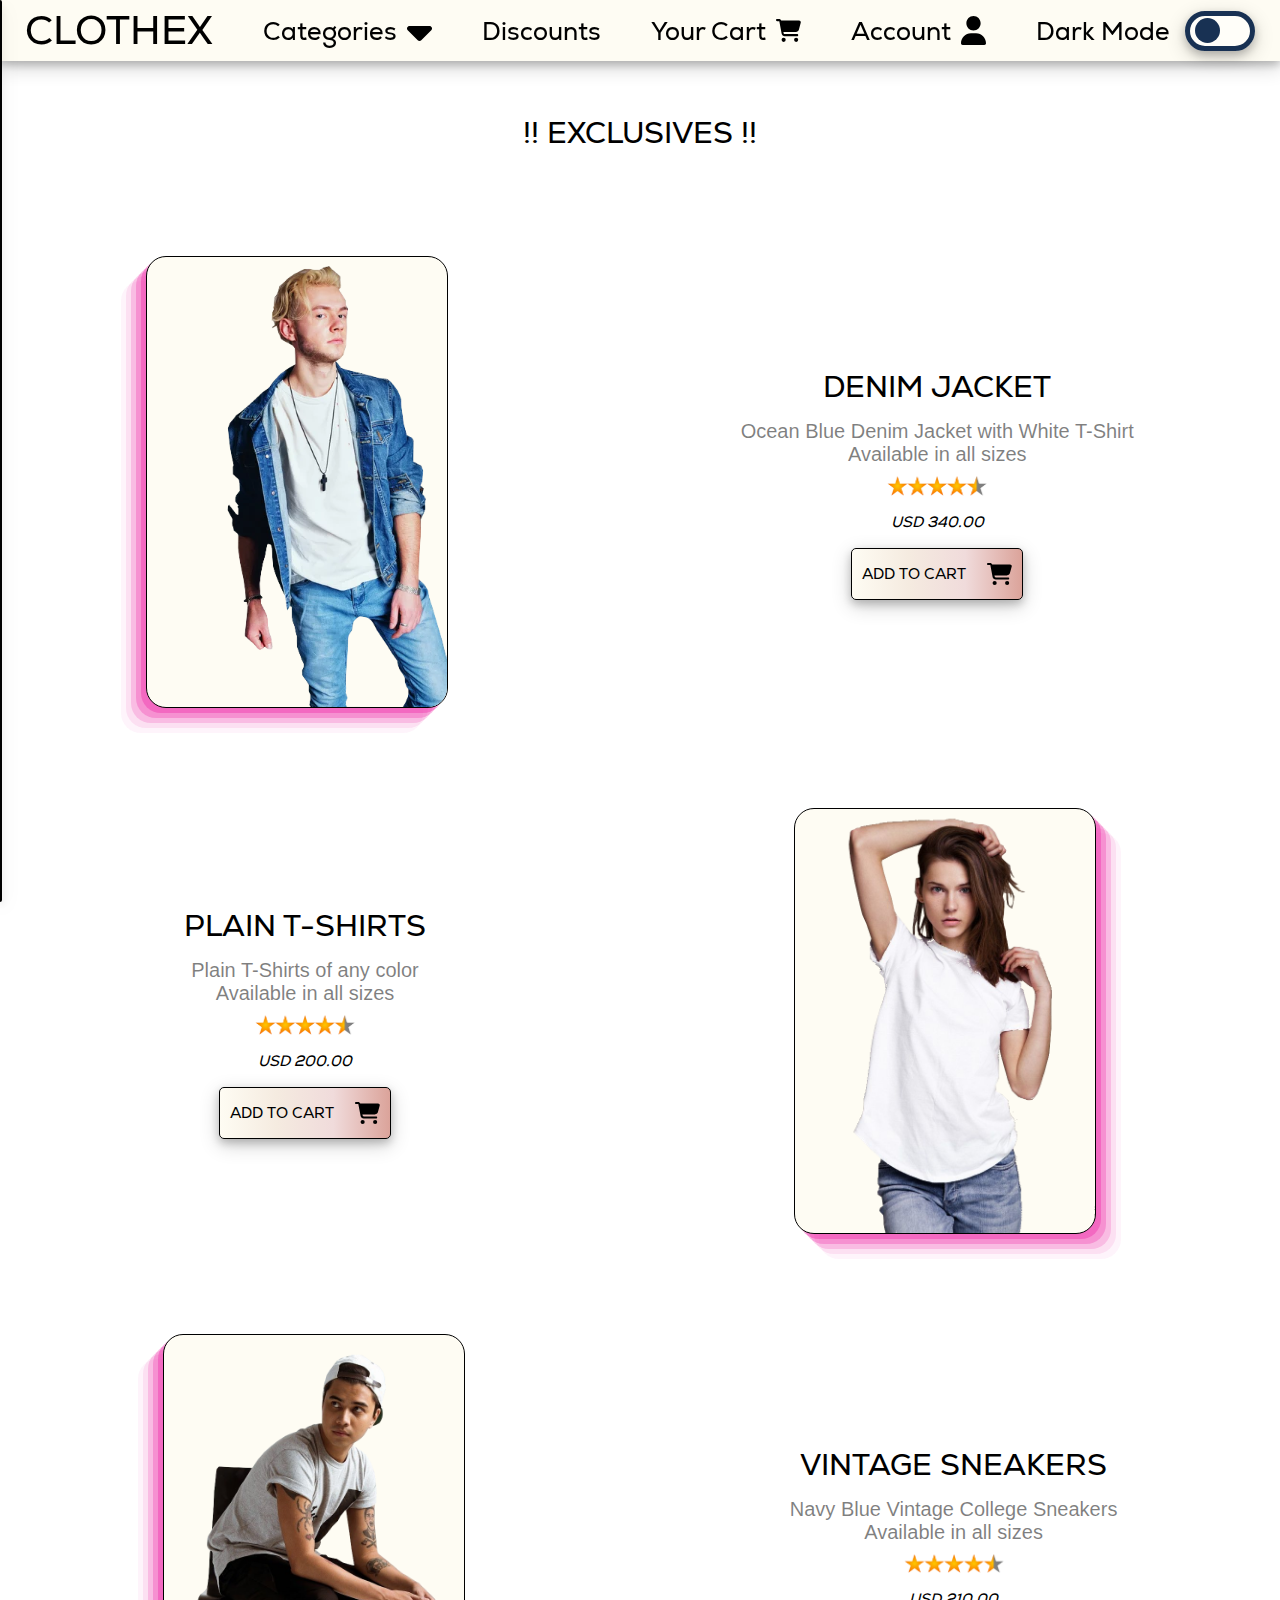
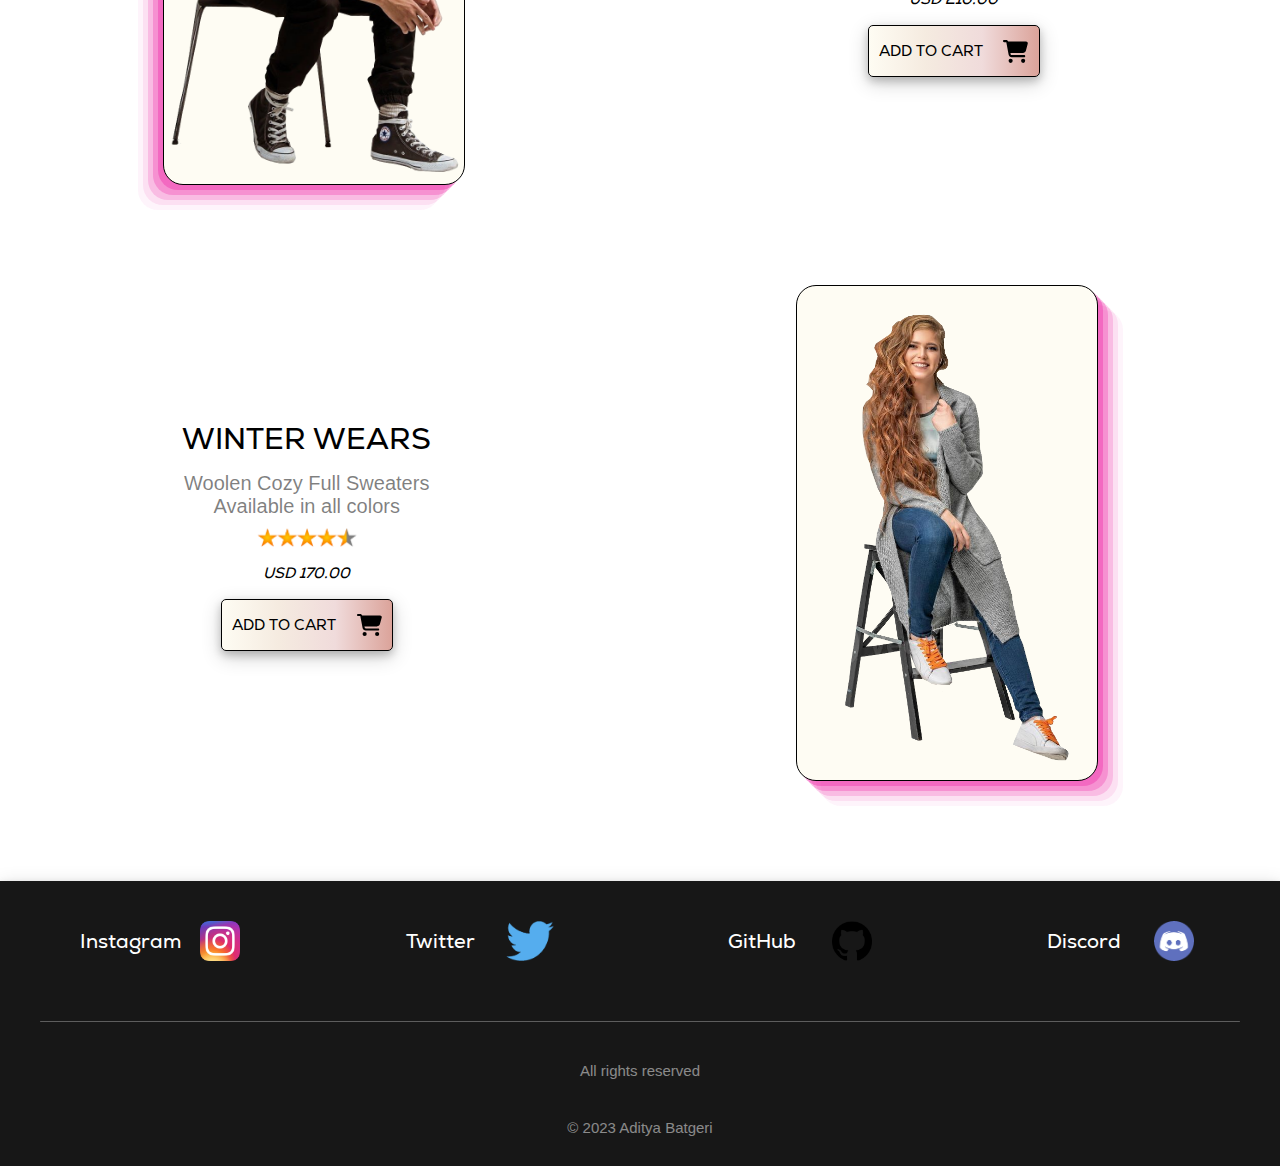
<file: index.html>
<!DOCTYPE html>
<html>
    <head>
        <title>Shop | Home</title>
        <meta name="viewport" content="width=device-width , initial-scale=1.0">
        <link rel="stylesheet" href="ministyle.css">
        <link rel="stylesheet" href="font1.css">
    </head>
    <body class="lightbody" id="lightbody">

        <!-- HTML For Desktop Version -->
        <div class="topnav" id="topnav">
            <p class="toptext">CLOTHEX</p>
            <a class="dropdown" id="dropdown">
                <p class="newoptp">Categories</p>
                <img src="arrowdown.svg" class="down">
            </a>
            <a href="#new" class="newopt">
                <p class="newoptp">Discounts</p>
            </a>
            <a href="#new" class="newopt">
                <p class="newoptp">Your Cart</p>
                <img src="cart.svg" class="newcart">
            </a>
            <a href="login.html" class="newopt">
                <p class="newoptp">Account</p>
                <img src="account.svg" class="acc">
            </a>
            <div class="newopt">
                <p class="newoptp">Dark Mode</p>
                <div class="off" id="off1">
                    <div class="div1"></div>
                </div>
            </div>
        </div>
        <div class="alt">
            <div class="alt1"></div>
            <div class="alt2" id="alt2">
                <p class="altopt1">MEN</p>
                <p class="rem">WOMEN</p>
                <p class="rem">KIDS</p>
                <p class="rem">SEASONAL</p>
            </div>
            <div class="alt3"></div>
            <div class="alt4"></div>
            <div class="alt5"></div>
            <div class="alt6"></div>
        </div>

        <!-- HTML For Mobile Version -->
        <div class="sidebar" id="sidebar">
            <p class="sidecont" id="sidecont">DARK<br>THEME</p>
            <div class="off" id="off">
                <div class="div1"></div>
            </div>
            <p class="option" id="option">MEN</p>
            <p class="option" id="option1">WOMEN</p>
            <p class="option" id="option2">KIDS</p>
            <p class="option" id="option3">SEASONAL</p>
            <p class="option" id="option4">DISCOUNTS</p>
        </div>
        <div class="menu" id="menu">
            <div class="span1"></div>
            <div class="span2"></div>
            <div class="span3"></div>
        </div>
        <p class="title" id="title">CLOTHEX</p>
        <div class="invis">
            <a href="login.html"><img class="mobcart" src="cart.svg"></a>
        </div>
        <!-- <div class="invis2">
            <img src="account.svg" class="mobacc">
        </div> -->

        </div>
        <p class="exc" id="title1">!! EXCLUSIVES !!</p>

        <div class="deskflex" id="dimg1">
            <img src="modalt.png" class="deskimg">
            <div class="flextext">
                <p class="ftitle">DENIM  JACKET</p>
                <p class="prodesc">Ocean Blue Denim Jacket with White T-Shirt<br>Available in all sizes</p>
                <img src="stars.png" class="prostars">
                <p class="proprice"><cite>USD 340.00</cite></p>
                <div class="procart" id="deskcart1">
                    <p class="add">ADD TO CART</p>
                    <img src="cart.svg" class="prosvg">
                </div>
            </div>
        </div>
        <div class="deskflex" id="dimg2">
            <div class="flextext">
                <p class="ftitle">PLAIN T-SHIRTS</p>
                <p class="prodesc">Plain T-Shirts of any color<br>Available in all sizes</p>
                <img src="stars.png" class="prostars">
                <p class="proprice"><cite>USD 200.00</cite></p>
                <div class="procart" id="deskcart2">
                    <p class="add">ADD TO CART</p>
                    <img src="cart.svg" class="prosvg">
                </div>
            </div>
            <img src="mod2.png" class="deskimg1">
        </div>
        <div class="deskflex" id="dimg3">
            <img src="mod3.png" class="deskimg">
            <div class="flextext">
                <p class="ftitle">VINTAGE  SNEAKERS</p>
                <p class="prodesc">Navy Blue Vintage College Sneakers<br>Available in all sizes</p>
                <img src="stars.png" class="prostars">
                <p class="proprice"><cite>USD 210.00</cite></p>
                <div class="procart" id="deskcart3">
                    <p class="add">ADD TO CART</p>
                    <img src="cart.svg" class="prosvg">
                </div>
            </div>
        </div>
        <div class="deskflex" id="dimg4">
            <div class="flextext">
                <p class="ftitle">WINTER  WEARS</p>
                <p class="prodesc">Woolen Cozy Full Sweaters<br>Available in all colors</p>
                <img src="stars.png" class="prostars">
                <p class="proprice"><cite>USD 170.00</cite></p>
                <div class="procart" id="deskcart4">
                    <p class="add">ADD TO CART</p>
                    <img src="cart.svg" class="prosvg">
                </div>
            </div>
            <img src="mod4.png" class="deskimg1">
        </div>

        <img src="modalt.png" class="modf" id="mod1">
        <p class="hed" id="hed1">DENIM  JACKET</p>
        <p class="desc">Ocean Blue Denim Jacket with White T-Shirt<br>Available in all sizes</p>
        <img src="stars.png" class="stars">
        <p class="price"><cite>USD 340.00</cite></p>
        <div class="cart" id="cart">
            <p class="add">ADD TO CART</p>
            <img src="cart.svg" class="svg">
        </div>
        <img src="mod2.png" class="mod1" id="mod2">
        <p class="hed" id="hed2">PLAIN T-SHIRTS</p>
        <p class="desc">Plain T-Shirts of any color<br>Available in all sizes</p>
        <img src="stars.png" class="stars">
        <p class="price"><cite>USD 200.00</cite></p>
        <div class="cart" id="cart2">
            <p class="add">ADD TO CART</p>
            <img src="cart.svg" class="svg">
        </div>
        <img src="mod3.png" class="mod1" id="mod3">
        <p class="hed" id="hed3">VINTAGE  SNEAKERS</p>
        <p class="desc">Navy Blue Vintage College Sneakers<br>Available in all sizes</p>
        <img src="stars.png" class="stars">
        <p class="price"><cite>USD 210.00</cite></p>
        <div class="cart" id="cart3">
            <p class="add">ADD TO CART</p>
            <img src="cart.svg" class="svg">
        </div>
        <img src="mod4.png" class="mod1" id="mod4">
        <p class="hed" id="hed4">WINTER  WEARS</p>
        <p class="desc">Woolen Cozy Full Sweaters<br>Available in all colors</p>
        <img src="stars.png" class="stars">
        <p class="price"><cite>USD 170.00</cite></p>
        <div class="cart" id="cart4">
            <p class="add">ADD TO CART</p>
            <img src="cart.svg" class="svg">
        </div>
        <div class="cred">
            <p class="credcont">Created By</p>
            <p class="newtitle">ADITYA  BATGERI</p> 

            <div class="hor">
                <div class="prolinq">
                    <p class="name">Instagram</p>
                    <img class="insta" src="instagram.webp">
                </div>
                <div class="prolinq">
                    <p class="name">Twitter</p>
                    <img class="insta" src="twitter.png">
                </div>
                <div class="prolinq">
                    <p class="name">GitHub</p>
                    <img class="insta" src="github.png">
                </div>
                <div class="prolinq">
                    <p class="name">Discord</p>
                    <img class="insta" src="discord.png">
                </div>
            </div>

            <div class="linq">
                <p class="name">Instagram</p>
                <img class="insta" src="instagram.webp">
            </div>
            <div class="linq">
                <p class="name">Twitter</p>
                <img class="insta" src="twitter.png">
            </div>
            <div class="linq">
                <p class="name">GitHub</p>
                <img class="insta" src="github.png">
            </div>
            <div class="linq">
                <p class="name">Discord</p>
                <img class="insta" src="discord.png">
            </div>
            <hr class="hr">
            <p class="final">All rights reserved</p>
            <p class="final">© 2023 Aditya Batgeri</p>
        </div>
        <script src="script.js"></script>
    </body>
</html>
</file>
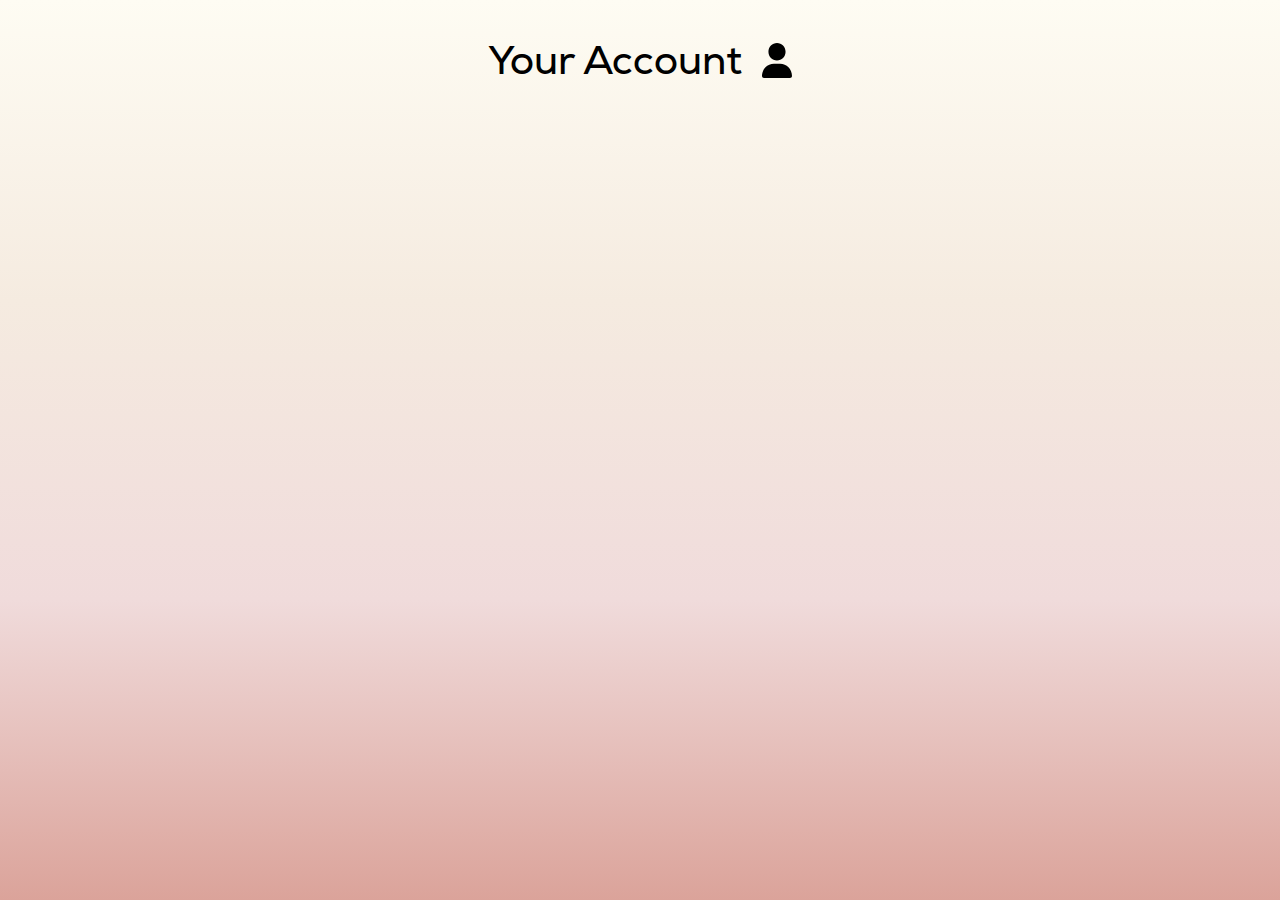
<file: Account.html>
<!DOCTYPE html>
<html>
    <head>
        <title>Clothex | Account</title>
        <meta name="viewport" content="width=device-width , initial-scale=1.0">
        <link rel="stylesheet" href="Account.css">
        <link rel="stylesheet" href="font1.css">
    </head>
    <body class="whitebody" id="whitebody">
        <div class="header">
            <p>Your Account <img src="account.svg"></p>
            
        </div>
    </body>
</html>
</file>
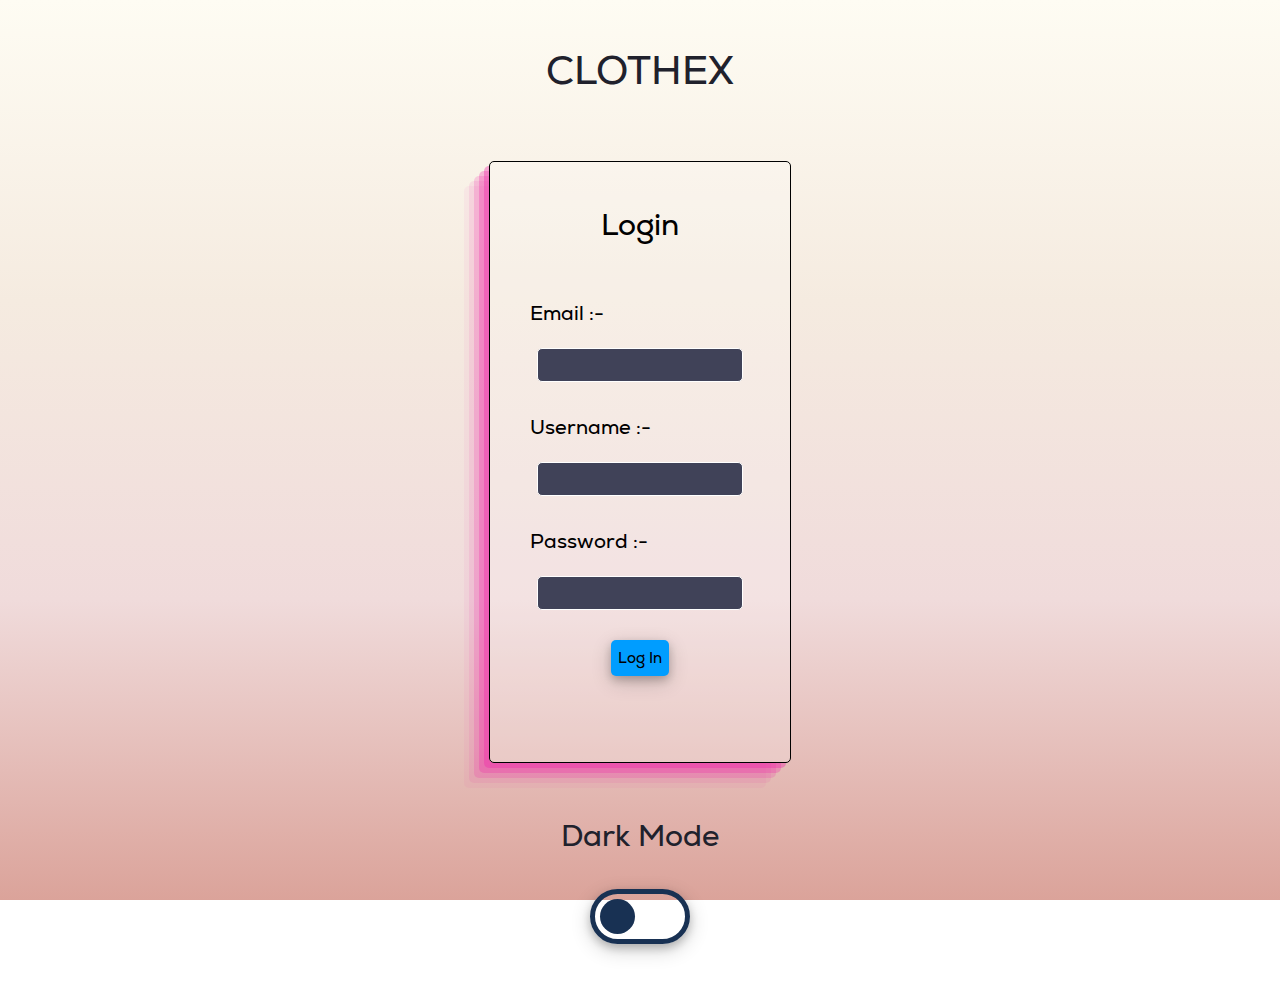
<file: login.html>
<!DOCTYPE html>
<html>
    <head>
        <title>Clothex | Login</title>
        <link rel="stylesheet" href="log.css">
        <link rel="stylesheet" href="font1.css">
        <meta name="viewport" content="width=device-width , initial-scale=1.0">
    </head>
    <body class="whitebody" id="whitebody">
        <p class="title">CLOTHEX</p>
        <div class="main">
            <p class="p1main">Login</p>
            <form autocomplete="off">
                <p>Email :-</p>
                <input type="text" name="email" class="inp">
                <p>Username :-</p>
                <input type="text" name="user" class="inp">
                <p>Password :-</p>
                <input type="password" name="pass" class="inp">
                <input type="submit" class="sub" value="Log In">
            </form>
        </div>
        <p class="dm">Dark Mode</p>
        <div class="off" id="off">
            <div></div>
        </div>

        <script src="log.js"></script>
    </body>
</html>
</file>
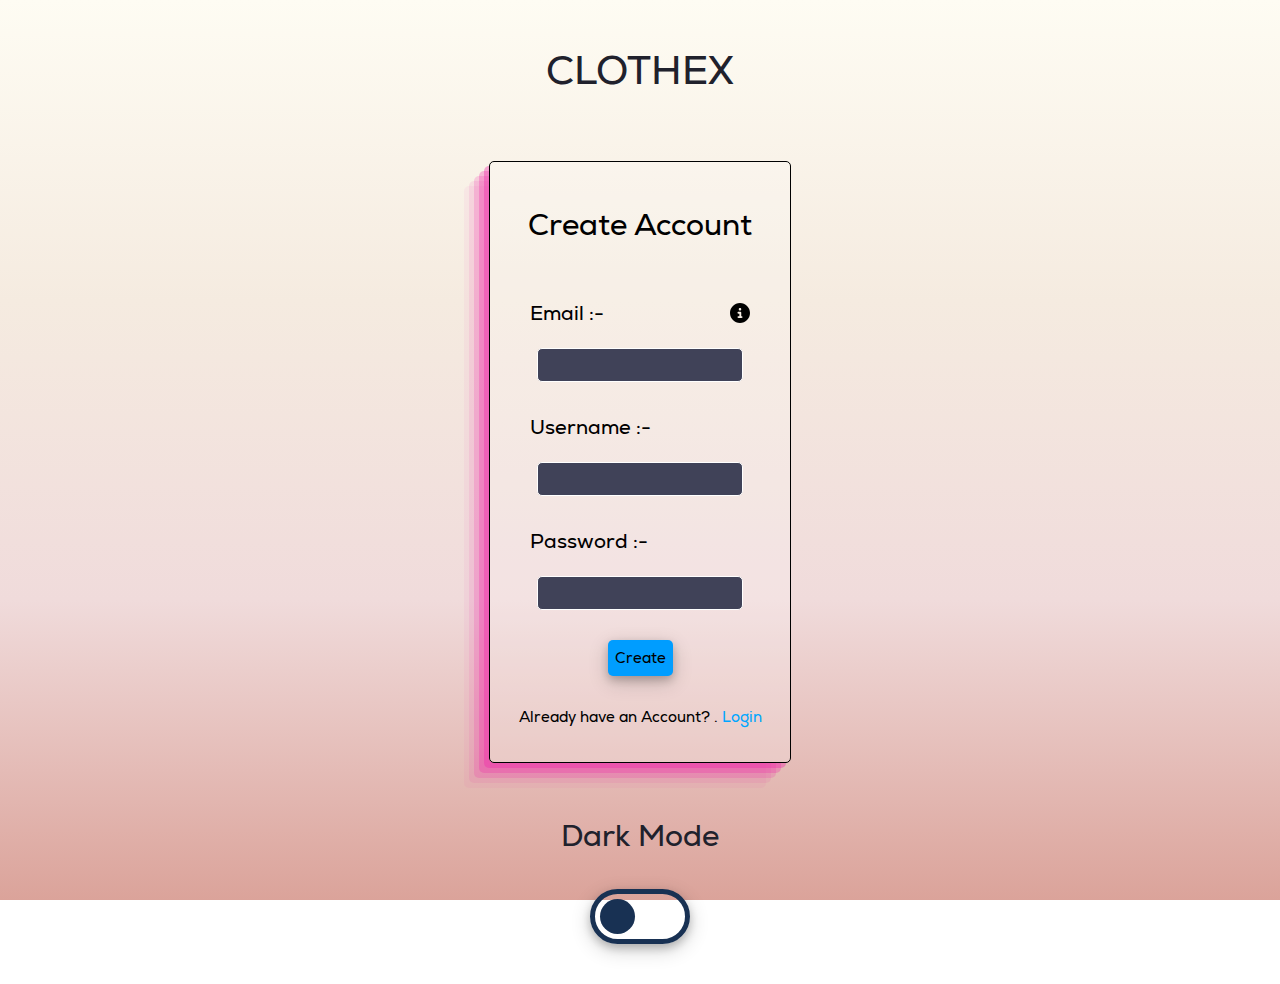
<file: signup.html>
<!DOCTYPE html>
<html>
    <head>
        <title>Clothex | Sign Up</title>
        <link rel="stylesheet" href="log.css">
        <link rel="stylesheet" href="font1.css">
        <meta name="viewport" content="width=device-width , initial-scale=1.0">
    </head>
    <body class="whitebody" id="whitebody">
        <p class="title">CLOTHEX</p>
        <div class="main">
            <p class="p1main">Create Account</p>
            <form autocomplete="off" action="signup.php" method="post">
                <p>
                    Email :- 
                    <img src="info.svg" class="i" id="i" title="Your Username and Password will be sent on this Email ID">
                </p>
                <input type="text" name="email" class="inp" required>
                <p>Username :-</p>
                <input type="text" name="user" class="inp" required>
                <p>Password :-</p>
                <input type="password" name="pass" class="inp" required id="pass">
                <input type="submit" class="sub" value="Create">
            </form>
            <p class="sig">Already have an Account? . <a href="login.html">Login</a></p>
        </div>
        <p class="dm">Dark Mode</p>
        <div class="off" id="off">
            <div></div>
        </div>

        <script src="log.js"></script>
    </body>
</html>
</file>
<file: ministyle.css>
.lightbody,.darkbody{width:100%;height:100%;margin:0;font-size:0;background-color:#fff;transition:1s}.darkbody{background-color:#404258;transition:1s}.sidebar,.sidebar1,.darksidebar{display:inline-block;width:0;height:100%;margin:0;background-image:linear-gradient(#FEFCF3,#F5EBE0,#F0DBDB,#DBA39A);border:1px solid #000;border-radius:0 20px 20px 0;box-shadow:0 4px 8px 0 rgba(0,0,0,.2),0 6px 20px 0 rgba(0,0,0,.19);overflow:hidden;position:fixed;z-index:3;transition:1s}.sidebar1{width:200px;transition:1s}.darksidebar{background-image:linear-gradient(#000000,#52057B,#892CDC,#BC6FF1);transition:1s}.sidecont,.darksidecont{display:block;width:auto;height:auto;text-align:center;font-size:30px;color:#000;font-family:nexa;transition:1s}.darksidecont{color:#fff;transition:1s}.off,.on{display:inline-block;width:80px;height:40px;margin:0 0 30px 48px;border:5px solid #183153;border-radius:50px;box-shadow:0 4px 8px 0 rgba(0,0,0,.2),0 6px 20px 0 rgba(0,0,0,.19);cursor:pointer;background-color:rgba(255,255,255,.5);transition:0.5s}.off .div1,.on .div1{display:inline-block;width:35px;height:35px;border-radius:50px;background-color:#183153;margin:0;position:relative;left:5px;top:2.5px;transition:0.5s}.on{background-color:#183153;transition:0.5s}.on .div1{background-color:rgba(255,255,255,.5);transform:translateX(35px);transition:0.5s}.menu,.menu1{display:inline-block;width:50px;height:50px;margin:5px 0 0 10px;cursor:pointer;transition:1s;overflow:hidden;position:fixed;z-index:4}.menu .span1,.menu .span2,.menu .span3,.menu1 .span1,.menu1 .span2,.menu1 .span3{display:inline-block;width:40px;height:7px;border-radius:50px;margin:7px 0 0 0;background-color:#183153;position:relative;left:5px;transition:1s}.menu .span2{background-color:rgb(118,118,118)}.menu1{transform:translateX(200px);transition:1s}.menu1 .span1{transform:translateY(14px) rotate(45deg);transition:1s}.menu1 .span3{transform:translateY(-14px) rotate(-45deg);transition:1s}.menu1 .span2{transform:translateX(-50px);transition:0.8s}.option,.darkoption{display:block;width:auto;height:auto;text-align:center;font-size:25px;color:#000;font-family:nexa;transition:1s;cursor:pointer;box-shadow:0 4px 8px 0 rgba(0,0,0,.2),0 6px 20px 0 rgba(0,0,0,.19)}.darkoption{color:#fff;transition:1s}.title,.darktitle{display:inline-block;width:100%;height:auto;font-size:40px;color:#000;font-family:nexa;text-align:center;margin:0;transition:1s;box-shadow:0 4px 8px 0 rgba(0,0,0,.2),0 6px 20px 0 rgba(0,0,0,.19);position:fixed;background-color:#FEFCF3;z-index:1}.exc,.darkexc{display:block;width:auto;height:auto;box-shadow:none;color:#000;font-family:nexa;text-align:center;font-size:30px;margin-bottom:0;margin-top:0;padding-top:110px;transition:1s}.darktitle{background-color:#20212c}.darktitle,.darkexc{color:#fff;transition:1s}.invis{display:flex;width:100%;height:60.667px;margin:0;position:fixed;z-index:3}.invis a{display:flex;width:40px;height:auto;margin:auto 15px auto auto;cursor:pointer}.mobcart{display:flex;width:40px;height:auto;margin:0;cursor:pointer}.invis2{display:flex;width:100%;height:100%;margin:0;position:fixed;z-index:2}.mobacc{display:flex;width:40px;height:auto;margin:auto 15px 15px auto;padding:10px;border-radius:20px;box-shadow:rgba(0,0,0,.17) 0 -23px 25px 0 inset,rgba(0,0,0,.15) 0 -36px 30px 0 inset,rgba(0,0,0,.1) 0 -79px 40px 0 inset,rgba(0,0,0,.06) 0 2px 1px,rgba(0,0,0,.09) 0 4px 2px,rgba(0,0,0,.09) 0 8px 4px,rgba(0,0,0,.09) 0 16px 8px,rgba(0,0,0,.09) 0 32px 16px;cursor:pointer;backdrop-filter:blur(20px)}.mod1,.darkmod1,.modf{display:block;width:auto;height:400px;margin:100px auto 0 auto;border-radius:20px;box-shadow:0 4px 8px 0 rgba(0,0,0,.2),0 6px 20px 0 rgba(0,0,0,.19);background-color:#FEFCF3;transition:1s}.modf{margin:50px auto 0 auto}.darkmod1{background-color:rgba(0,0,0,.5);transition:1s}.hed,.blackhed,.newtitle{display:block;width:auto;height:auto;font-size:25px;color:#000;font-family:nexa;text-align:center;margin-top:30px;margin-bottom:10px;transition:1s}.blackhed{color:#fff;transition:1s}.desc,.prodesc{display:block;width:auto;height:auto;font-size:20px;color:rgba(0,0,0,.5);font-family:sans-serif;text-align:center;margin-top:10px;margin-bottom:10px}.stars,.prostars{display:block;width:100px;height:auto;margin:0 auto 0 auto}.price,.proprice{display:block;width:auto;height:auto;font-size:15px;color:#000;font-family:nexa;text-align:center}.cart,.darkcart,.procart,.darkprocart{display:flex;margin:auto;width:170px;height:50px;background-image:linear-gradient(to right,#FEFCF3,#F5EBE0,#F0DBDB,#DBA39A);border:1px solid #000;border-radius:5px;box-shadow:0 4px 8px 0 rgba(0,0,0,.2),0 6px 20px 0 rgba(0,0,0,.19);cursor:pointer;transition:1s;overflow:hidden}.darkcart,.darkprocart{background-image:linear-gradient(to right,#000000,#52057B,#892CDC,#BC6FF1);opacity:.8;transition:1s}.cart .add,.darkcart .add,.procart .add,.darkprocart .add{display:block;width:auto;height:auto;font-size:15px;color:#000;font-family:nexa;margin:auto;transition:1s}.darkcart .add,.darkprocart .add{color:#fff;transition:1s}.svg,.prosvg{display:block;width:25px;height:auto;margin:auto}.cred{display:block;width:100%;height:700px;margin:100px 0 0 0;background-color:#171717;box-shadow:0 4px 8px 0 rgba(0,0,0,.2),0 6px 20px 0 rgba(0,0,0,.19)}.cred .credcont{display:block;width:auto;height:auto;font-family:sans-serif;font-size:25px;color:#fff;text-align:center;padding-top:40px}.newtitle{color:#FEFCF3;font-size:30px}.linq,.prolinq{display:flex;margin:40px auto 0 auto;width:180px;height:auto;cursor:pointer}.name{display:flex;margin:auto;width:auto;height:auto;font-family:nexa;font-size:20px;color:#fff}.insta{display:flex;width:auto;height:40px;margin:auto}.hr{margin:60px 40px 40px 40px;border-radius:50px;border-top:0;border-left:0;border-right:0;background-color:transparent;border-color:rgba(255,255,255,.3)}.final{display:block;margin:0 0 40px 0;text-align:center;width:auto;height:auto;font-size:15px;font-family:sans-serif;color:rgba(255,255,255,.5)}.topnav,.alt,.deskflex,.hor{display:none}@media screen and (min-width:1000px){.menu,.title,.modf,.hed,.desc,.price,.cart,.stars,.mod1,.linq,.cred .credcont,.newtitle,.invis,.invis2{display:none}.newcart{display:flex;margin:auto auto auto 10px;width:25px;height:auto}.topnav,.darknav{display:flex;margin:0;width:100%;height:auto;box-shadow:0 4px 8px 0 rgba(0,0,0,.2),0 6px 20px 0 rgba(0,0,0,.19);background-color:#FEFCF3;position:fixed;z-index:2;transition:1s}.darknav{background-color:#20212c;transition:1s}.topnav .toptext,.darknav .toptext{display:flex;margin:auto;width:auto;height:auto;font-size:40px;font-family:nexa;color:#000;transition:1s}.darknav .toptext{color:#fff;transition:1s}.topnav .newopt,.topnav .dropdown,.up{display:flex;margin:0 auto 0 auto;width:auto;height:auto;text-decoration:none}.topnav .dropdown,.up{cursor:pointer}.topnav .newopt .newoptp,.topnav .dropdown .newoptp,.topnav .up .newoptp,.darknav .newopt .newoptp,.darknav .dropdown .newoptp,.darknav .up .newoptp{display:flex;margin:auto;width:auto;height:auto;font-size:25px;color:#000;font-family:nexa;transition:1s}.darknav .newopt .newoptp,.darknav .dropdown .newoptp,.darknav .up .newoptp{color:#fff;transition:1s}.acc{display:flex;width:25px;height:auto;margin:auto auto auto 10px}.dropdown .down,.up .down{display:flex;margin:auto auto auto 10px;width:25px;height:auto;transition:0.5s}.up .down{transform:rotate(180deg);transition:0.5s}.off,.on{display:flex;margin:auto auto auto 15px;width:60px;height:30px}.off .div1,.on .div1{width:25px;height:25px}.on .div1{transform:translateX(25px)}.alt{display:flex;width:100%;height:60.67px;margin:0;position:fixed;z-index:1}.alt1{display:flex;width:189.13px;height:100%;margin:auto}.alt2,.alton,.darkalt{display:block;width:151.6px;height:0;margin:auto;background-image:linear-gradient(#FEFCF3,#F5EBE0,#F0DBDB,#DBA39A);overflow:hidden;box-shadow:0 4px 8px 0 rgba(0,0,0,.2),0 6px 20px 0 rgba(0,0,0,.19);transition:0.5s}.darkalt{background-image:linear-gradient(#000000,#52057B,#892CDC,#BC6FF1);transition:0.5s}.alton{height:250px;transition:0.5s}.alt2 .altopt1,.alt2 .rem,.alton .altopt1,.alton .rem,.darkalt .altopt1,.darkalt .rem{display:block;width:100%;height:auto;font-size:25px;font-family:nexa;color:#000;text-align:center;margin-top:65px;margin-bottom:0;box-shadow:0 4px 8px 0 rgba(0,0,0,.2),0 6px 20px 0 rgba(0,0,0,.19);cursor:pointer;transition:1s}.darkalt .altopt1,.darkalt .rem{color:#fff;transition:1s}.alt2 .rem,.alton .rem{margin-top:10px}.alt3{display:flex;width:117.16px;height:100%;margin:auto}.alt4{display:flex;width:134.71px;height:100%;margin:auto}.alt5{display:flex;width:133.28px;height:100%;margin:auto}.alt6{display:flex;width:216.6px;height:100%;margin:auto}.dropdown:hover,.newopt:hover,.altopt1:hover,.rem:hover{background-color:rgba(0,0,0,.2);transition:0.3s;border-radius:5px}.deskflex,.blakflex{display:flex;width:100%;height:auto;margin:100px 0 0 0}.deskflex .deskimg,.blakflex .deskimg,.deskflex .deskimg1,.blakflex .deskimg1{display:flex;margin:0 auto 0 auto;width:300px;height:auto;border:1px solid #000;border-radius:20px;box-shadow:rgba(240,46,170,.4) -5px 5px,rgba(240,46,170,.3) -10px 10px,rgba(240,46,170,.2) -15px 15px,rgba(240,46,170,.1) -20px 20px,rgba(240,46,170,.05) -25px 25px;background-color:#FEFCF3;transition:1s}.deskflex .deskimg1,.blakflex .deskimg1{box-shadow:rgba(240,46,170,.4) 5px 5px,rgba(240,46,170,.3) 10px 10px,rgba(240,46,170,.2) 15px 15px,rgba(240,46,170,.1) 20px 20px,rgba(240,46,170,.05) 25px 25px}.blakflex .deskimg,.blakflex .deskimg1{background-color:rgba(0,0,0,.5);box-shadow:rgba(193,71,233,.4) -5px 5px,rgba(193,71,233,.3) -10px 10px,rgba(193,71,233,.2) -15px 15px,rgba(193,71,233,.1) -20px 20px,rgba(193,71,233,.05) -25px 25px;transition:1s}.blakflex .deskimg1{box-shadow:rgba(193,71,233,.4) 5px 5px,rgba(193,71,233,.3) 10px 10px,rgba(193,71,233,.2) 15px 15px,rgba(193,71,233,.1) 20px 20px,rgba(193,71,233,.05) 25px 25px}.deskflex .flextext,.blakflex .flextext{display:block;margin:auto;width:auto;height:auto}.deskflex .flextext .ftitle,.blakflex .flextext .ftitle{display:block;margin:0;width:auto;height:auto;font-size:30px;color:#000;font-family:nexa;text-align:center;transition:1s}.blakflex .flextext .ftitle{color:#fff;transition:1s}.hor{display:flex;width:100%;height:auto;margin:0}.cred{height:285px}.procart{transition:transform 0.3s}.procart:hover{transform:translate3d(5px,-5px,5px);transition:0.3s}}
</file>
<file: font1.css>
@font-face {
    font-family: nexa;
    src: url(nexa_thicc.ttf);
}
</file>
<file: Account.css>
.whitebody 
{
    width:100%;
    height:900px;
    margin:0;
    font-size:0px;
    background-image:linear-gradient(#FEFCF3,#F5EBE0,#F0DBDB,#DBA39A);
    background-attachment:fixed;
    background-size:cover;
    transition: 1s;
}

.whitebody .header 
{
    display:flex;
    width:100%;
    height:auto;
    margin:0px 0px 50px 0px;
    padding-top:30px;
}

.whitebody .header p 
{
    display:flex;
    width:auto;
    height:auto;
    margin:auto;
    font-size:40px;
    font-family:nexa;
    color:black;
}

.whitebody .header p img 
{
    display:flex;
    width:30px;
    height:auto;
    margin:auto auto auto 20px;
}
</file>
<file: log.css>
.whitebody , .darkbody
{
    width:100%;
    height:100%;
    margin:0;
    font-size:0px;
    background-image:linear-gradient(#FEFCF3,#F5EBE0,#F0DBDB,#DBA39A);
    background-attachment:fixed;
    background-size:cover;
    transition: 1s;
}

.darkbody 
{
    background: linear-gradient(109.6deg, rgb(36, 45, 57) 11.2%, rgb(16, 37, 60) 51.2%, rgb(0, 0, 0) 98.6%);
    transition: 1s;
}

.whitebody .title , .darkbody .title
{
    display:block;
    width:100%;
    height:auto;
    margin:0px 0px 60px 0px;
    padding-top:40px;
    font-size:40px;
    font-family:nexa;
    color:#20212c;
    text-align:center;
    transition: 1s;
}

.darkbody .title 
{
    color:#FFE3E1;
    transition: 1s;
}

.whitebody .main , .darkbody .main
{
    display:block;
    width:300px;
    height:600px;
    margin:20px auto 40px auto;
    /* background-color:blue; */
    border:1px solid black;
    border-radius:5px;
    box-shadow: rgba(240, 46, 170, 0.4) -5px 5px, rgba(240, 46, 170, 0.3) -10px 10px, rgba(240, 46, 170, 0.2) -15px 15px, rgba(240, 46, 170, 0.1) -20px 20px, rgba(240, 46, 170, 0.05) -25px 25px;
    transition: 1s;
    background-color:rgba(255, 255, 255, 0.2);
}

.darkbody .main 
{
    box-shadow: rgba(233, 71, 71, 0.4) -5px 5px, rgba(233, 71, 71, 0.3) -10px 10px, rgba(233, 71, 71, 0.2) -15px 15px, rgba(233, 71, 71, 0.1) -20px 20px, rgba(233, 71, 71, 0.05) -25px 25px;
    border:1px solid rgb(233, 71, 71);
    transition: 1s;
}

.whitebody .main .p1main , .darkbody .main .p1main
{
    display:block;
    width:100%;
    height:auto;
    margin:40px 0px 50px 0px;
    font-size:30px;
    font-family:nexa;
    color:black;
    text-align:center;
    transition:1s;
}

.darkbody .main .p1main 
{
    color:#FFE3E1;
    transition: 1s;
}

.whitebody form p , .darkbody form p
{
    display:flex;
    width:auto;
    height:auto;
    margin:0px auto 20px 40px;
    font-size:20px;
    font-family:nexa;
    color:black;
}

.darkbody form p 
{
    color:white;
    transition:1s;
}

.whitebody form .inp , .darkbody form .inp
{
    display:flex;
    width:200px;
    height:30px;
    margin:0px auto 30px auto;
    background-color: #404258;
    border:1px solid white;
    border-radius:5px;
    color:white;
    font-family: sans-serif;
    font-size:17px;
    transition: 1s;
}

.darkbody form .inp 
{
    background-color:#E1D7C6;
    color:black;
    transition: 1s;
}

.whitebody form .sub , .darkbody form .sub
{
    display:flex;
    width:auto;
    height:auto;
    margin:10px auto 30px auto;
    font-size:15px;
    font-family:nexa;
    color:black;
    padding:7px;
    cursor:pointer;
    box-shadow: 0 4px 8px 0 rgba(0, 0, 0, 0.2), 0 6px 20px 0 rgba(0, 0, 0, 0.19);
    background-color: rgb(0, 157, 255);
    border:none;
    border-radius:5px;
    transition: 1s;
}

.whitebody .sig , .darkbody .sig 
{
    display:block;
    width:100%;
    height:auto;
    margin:0px 0px 0px 0px;
    font-size:15px;
    font-family:nexa;
    color:black;
    text-align:center;
    transition:0.5s;
}

.darkbody .sig 
{
    color:#F7F6DC;
    transition:0.5s;
}

.whitebody .sig a 
{
    margin:0;
    text-decoration: none;
    color:rgb(0, 166, 255);
}

.darkbody form .sub
{
    color:white;
    transition: 1s;
}

.whitebody .dm , .darkbody .dm
{
    display:block;
    width: 100%;
    height:auto;
    margin:50px 0px 30px 0px;
    font-size:30px;
    font-family:nexa;
    color:#20212c;
    text-align: center;
    transition:1s;
}

.darkbody .dm 
{
    color:#FFE3E1;
    transition:1s;
}

.off , .on
{
    display:flex;
    margin:0px auto 40px auto;
    width:90px;
    height:45px;
    border:5px solid #183153;
    border-radius:50px;
    box-shadow: 0 4px 8px 0 rgba(0, 0, 0, 0.2), 0 6px 20px 0 rgba(0, 0, 0, 0.19);
    cursor:pointer;
    transition: 0.5s;
}

.on 
{
    background-color:#183153;
    transition: 0.5s;
}

.off div , .on div
{
    display:flex;
    width:35px;
    height:35px;
    margin:auto auto auto 5px;
    border-radius:50px;
    background-color:#183153;
    transition: 0.5s;
}

.on div 
{
    transform:translateX(48px);
    background-color: rgba(255, 255, 255, 0.5);
    transition: 0.5s;
}

/* For signup page */

.whitebody form p .i , .whitebody form p .iopen
{
    display:flex;
    width:20px;
    height:auto;
    margin:auto 40px auto auto;
    cursor:pointer;
}
</file>
